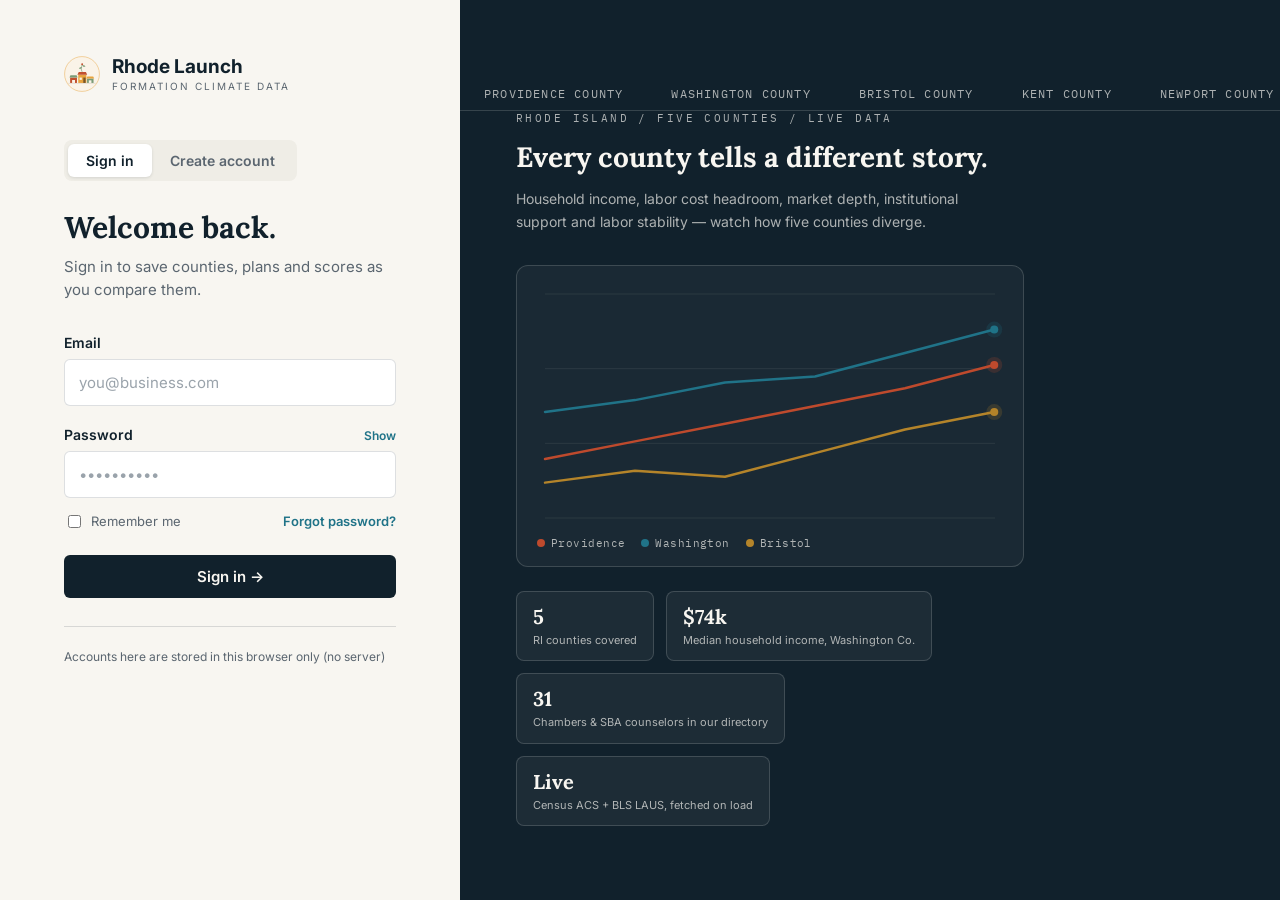
<file: index.html>
<!doctype html>
<html lang="en">
<head>
<meta charset="UTF-8" />
<meta name="viewport" content="width=device-width, initial-scale=1.0" />
<title>Rhode Launch — Rhode Island formation climate estimator</title>
<meta name="description" content="Know the local economy before you sign the lease. County-by-county formation climate estimator for Rhode Island, built on live Census and BLS data." />
<link rel="preconnect" href="https://fonts.googleapis.com">
<link href="https://fonts.googleapis.com/css2?family=Lora:wght@600;700;800&family=Inter:wght@400;500;600;700&family=IBM+Plex+Mono:wght@400;500&display=swap" rel="stylesheet">
<link rel="stylesheet" href="style.css" />
</head>
<body>
<script>
  // Gate this page behind sign-in. Runs before the rest of the page renders.
  if (!localStorage.getItem("sbri_session")) {
    window.location.href = "login.html";
  }
</script>

<header class="site-header">
  <div class="header-inner">
   <button class="logo-btn" id="logo-link" aria-label="Go to estimator" style="display:inline-flex; align-items:center; gap:12px; background:none; border:none; cursor:pointer;">
  <span class="logo-icon" style="display:inline-flex; background:none;">
    <svg width="200" height="200" viewBox="0 0 310 310" xmlns="http://www.w3.org/2000/svg" role="img">
      <title>Rhode Launch icon</title>

      <circle cx="155" cy="155" r="150" fill="#faf3e8" stroke="#e8a33d" stroke-width="4"/>

        <g transform="translate(-62,-69) scale(1.4)">
        <rect x="70" y="215" width="170" height="4" fill="#3d2b1f" opacity="0.15"/>
        <rect x="82" y="182" width="42" height="33" fill="#c1502e"/>
        <path d="M78,182 L128,182 L122,168 L84,168 Z" fill="#7a9b76"/>
        <rect x="94" y="197" width="18" height="18" fill="#faf3e8"/>
        <rect x="132" y="165" width="50" height="50" fill="#e8a33d"/>
        <path d="M127,165 L187,165 L179,148 L135,148 Z" fill="#c1502e"/>
        <rect x="140" y="182" width="14" height="14" fill="#faf3e8"/>
        <rect x="163" y="182" width="14" height="33" fill="#3d2b1f" opacity="0.65"/>
        <rect x="186" y="188" width="40" height="27" fill="#7a9b76"/>
        <path d="M182,188 L230,188 L224,175 L188,175 Z" fill="#e8a33d"/>
        <rect x="197" y="199" width="16" height="16" fill="#faf3e8"/>
        <path d="M155,145 C148,132 148,118 156,104" fill="none" stroke="#7a9b76" stroke-width="4" stroke-linecap="round"/>
        <path d="M156,120 C148,116 140,118 136,126 C144,130 152,128 156,120 Z" fill="#7a9b76"/>
        <path d="M156,108 C164,104 172,106 176,114 C168,118 160,116 156,108 Z" fill="#7a9b76"/>
        <circle cx="156" cy="100" r="6" fill="#c1502e"/>
      </g>
    </svg>
  </span>
  <span>
    <div class="logo-text-main">Rhode Launch</div>
    <div class="logo-text-sub">FORMATION CLIMATE DATA</div>
  </span>
</button>
    <nav class="nav-desktop">
      <button class="nav-pill" data-page="home">Estimator</button>
      <button class="nav-pill" data-page="counties">County snapshot</button>
      <button class="nav-pill" data-page="resources">Resources</button>
      <button class="nav-pill" data-page="saved">Saved scores</button>
      <button class="btn btn-outline btn-sm" id="auth-link" style="margin-left:8px;">Sign out</button>
    </nav>
    <button class="mobile-toggle" id="mobile-menu-toggle" aria-label="Toggle menu">☰</button>
  </div>
  <div id="mobile-menu" class="hidden">
    <button class="nav-pill" data-page="home">Estimator</button>
    <button class="nav-pill" data-page="counties">County snapshot</button>
    <button class="nav-pill" data-page="resources">Resources</button>
    <button class="nav-pill" data-page="saved">Saved scores</button>
    <button class="btn btn-outline btn-sm" id="auth-link-mobile" style="margin-top:4px;">Sign out</button>
  </div>
  <div id="data-status" class="data-status"></div>
</header>

<main>

  <!-- ============================ HOME / ESTIMATOR ============================ -->
  <section id="page-home">
    <div class="hero">
      <div class="hero-bg" style="background-image:url('https://images.unsplash.com/photo-1509440159596-0249088772ff?w=1600&q=60')"></div>
      <div class="hero-overlay"></div>
      <div class="ticker-wrap" style="position:relative;">
        <div class="ticker" id="ticker"></div>
      </div>
      <div class="hero-inner">
        <div class="eyebrow">RHODE ISLAND / OPEN DATA / FIVE COUNTIES</div>
        <h1 class="headline">Know the local economy <span class="underline-rust">before</span> you sign the lease.</h1>
        <p class="hero-lede">Rhode Launch turns Census income data, BLS labor data and the real map of chambers, SBA counselors and lenders into one transparent formation climate score — county by county.</p>
        <div class="hero-ctas">
          <a href="#plan-card" class="btn btn-cream" id="run-estimator-link">Run the estimator →</a>
          <button class="btn btn-outline-dark" id="compare-counties-btn">Compare counties</button>
        </div>
      </div>
    </div>

    <div class="page-section">
      <div class="card card-shadow" id="plan-card">
        <h2>Your plan</h2>
        <div class="grid-2">
          <div>
            <label class="field-label" for="county-select">County</label>
            <select id="county-select"></select>
          </div>
          <div>
            <label class="field-label" for="business-select">Business type</label>
            <select id="business-select"></select>
          </div>
        </div>
        <div class="grid-2" style="margin-top:24px;">
          <div>
            <div class="slider-row">
              <label class="field-label" for="rent-slider" style="margin:0;">Monthly rent budget</label>
              <span class="mono" id="rent-value">$3,000</span>
            </div>
            <input type="range" id="rent-slider" min="500" max="8000" step="100" value="3000" />
          </div>
          <div>
            <div class="slider-row">
              <label class="field-label" for="employees-slider" style="margin:0;">Employees at opening</label>
              <span class="mono" id="employees-value">2</span>
            </div>
            <input type="range" id="employees-slider" min="0" max="10" step="1" value="2" />
          </div>
        </div>

        <div class="rows">
          <div class="row"><span class="muted">Estimated annual payroll</span><span class="value" id="row-payroll">—</span></div>
          <div class="row"><span class="muted">Annual rent</span><span class="value" id="row-rent">—</span></div>
          <div class="row bold"><span class="muted">First-year fixed cost floor</span><span class="value" id="row-costfloor">—</span></div>
        </div>
        <p class="note" id="payroll-note"></p>
      </div>

      <div class="score-band">
        <div class="eyebrow" id="score-eyebrow" style="margin-bottom:12px;"></div>
        <div class="score-top">
          <div class="score-number" id="score-number">—</div>
          <span class="badge" id="score-badge"></span>
        </div>
        <p id="score-note"></p>
        <p id="county-note"></p>
        <button class="btn btn-outline-dark btn-sm" id="save-score-btn" style="margin-top:20px;">☆ Save this score</button>
        <p class="save-score-note" id="save-score-note"></p>
      </div>

      <div class="card">
        <h3>How the score was computed</h3>
        <div class="breakdown-grid">
          <div>
            <div class="score-bar">
              <div class="score-bar-top"><strong>Household demand</strong><span class="mono muted" id="val-household">—</span></div>
              <div class="score-bar-track"><div class="score-bar-fill" id="bar-household" style="width:0%"></div></div>
              <div class="small muted">ACS median household income + 5-year income growth</div>
            </div>
            <div class="score-bar">
              <div class="score-bar-top"><strong>Labor cost headroom</strong><span class="mono muted" id="val-labor">—</span></div>
              <div class="score-bar-track"><div class="score-bar-fill" id="bar-labor" style="width:0%"></div></div>
              <div class="small muted">ACS-derived average weekly wage, adjusted for your staffing and rent plan</div>
            </div>
            <div class="score-bar">
              <div class="score-bar-top"><strong>Market depth</strong><span class="mono muted" id="val-market">—</span></div>
              <div class="score-bar-track"><div class="score-bar-fill" id="bar-market" style="width:0%"></div></div>
              <div class="small muted">County business establishment density</div>
            </div>
            <div class="score-bar">
              <div class="score-bar-top"><strong>Institutional support</strong><span class="mono muted" id="val-institutional">—</span></div>
              <div class="score-bar-track"><div class="score-bar-fill" id="bar-institutional" style="width:0%"></div></div>
              <div class="small muted">Chambers, SBA counselors and lenders serving the county</div>
            </div>
            <div class="score-bar">
              <div class="score-bar-top"><strong>Labor stability</strong><span class="mono muted" id="val-stability">—</span></div>
              <div class="score-bar-track"><div class="score-bar-fill" id="bar-stability" style="width:0%"></div></div>
              <div class="small muted">BLS LAUS county unemployment rate</div>
            </div>
          </div>
          <div class="radar-wrap"><canvas id="radar-chart"></canvas></div>
        </div>
        <div class="cta-row">
          <button class="btn btn-dark" id="resources-cta">— local resources</button>
          <button class="btn btn-outline" id="compare-counties-btn-2">Compare with other counties</button>
        </div>
      </div>

      <div class="source-grid">
        <div class="card">
          <div class="source-card-icon">📈</div>
          <h3 style="font-size:16px;margin-bottom:8px;">Income & growth</h3>
          <p class="muted" style="font-size:13px;line-height:1.5;">American Community Survey 5-year estimates for median household income and its five-year change, per county.</p>
        </div>
        <div class="card">
          <div class="source-card-icon">🏢</div>
          <h3 style="font-size:16px;margin-bottom:8px;">Wages & establishments</h3>
          <p class="muted" style="font-size:13px;line-height:1.5;">Estimated weekly wage from ACS earnings data, and establishment counts from Census County Business Patterns.</p>
        </div>
        <div class="card">
          <div class="source-card-icon">🏛️</div>
          <h3 style="font-size:16px;margin-bottom:8px;">Institutional support</h3>
          <p class="muted" style="font-size:13px;line-height:1.5;">Counted from the actual chambers, SBA counselors and lenders that serve each county in our directory.</p>
        </div>
      </div>

      <div class="info-bar">
        <span>ℹ️</span>
        <span>Live figures come from the Census ACS 5-year API, Census County Business Patterns, and the BLS LAUS API, fetched when this page loads. Any metric that fails to load falls back to a cached snapshot, flagged above.</span>
      </div>
    </div>
  </section>

  <!-- ============================ COUNTY SNAPSHOT ============================ -->
  <section id="page-counties" class="hidden">
    <div class="hero" style="min-height:0;">
      <div class="hero-overlay" style="background:var(--navy);"></div>
      <div class="hero-inner small">
        <div class="eyebrow">02 / COUNTY SNAPSHOT</div>
        <h1 class="headline mid">The differences between Washington, Bristol and Providence are bigger than you think.</h1>
        <p class="hero-lede">Same state, forty-five minutes apart — switch the metric below to see who actually leads, using live Census and BLS figures.</p>
      </div>
    </div>
    <div class="page-section">
      <div id="metric-pills"></div>
      <div class="card card-shadow">
        <div class="metric-header">
          <h2 id="metric-title" style="margin:0;"></h2>
          <span class="muted small" id="metric-leader"></span>
        </div>
        <div class="bar-chart-wrap"><canvas id="bar-chart"></canvas></div>
      </div>
    </div>
  </section>

  <!-- ============================ RESOURCES ============================ -->
  <section id="page-resources" class="hidden">
    <div class="hero">
      <div class="hero-bg" style="background-image:url('https://images.unsplash.com/photo-1543525238-63aa1dabce33?w=1600&q=60')"></div>
      <div class="hero-overlay"></div>
      <div class="hero-inner small">
        <div class="eyebrow">03 / RESOURCES DIRECTORY</div>
        <h1 class="headline mid">A weak score is not a no. It is a list of people to call.</h1>
        <p class="hero-lede">Every organization below serves Rhode Island founders directly — free counseling, chamber networks, CDFI microloans and SBA-preferred lenders.</p>
      </div>
    </div>
    <div class="page-section">
      <div class="card card-shadow grid-2">
        <div>
          <label class="field-label" for="filter-county">County</label>
          <select id="filter-county"></select>
        </div>
        <div>
          <label class="field-label" for="filter-type">Type of help</label>
          <select id="filter-type"></select>
        </div>
      </div>
      <div class="resources-count" id="resources-count"></div>
      <div class="resources-grid" id="resources-grid"></div>
      <div class="card hidden" id="resources-empty">
        <p class="muted">No organizations match those filters yet. Try a different county or type of help.</p>
      </div>
    </div>
  </section>

  <!-- ============================ SAVED SCORES ============================ -->
  <section id="page-saved" class="hidden">
    <div class="hero" style="min-height:0;">
      <div class="hero-overlay" style="background:var(--navy);"></div>
      <div class="hero-inner small">
        <div class="eyebrow">04 / YOUR SAVED SCORES</div>
        <h1 class="headline mid">Every plan you've run, in one place.</h1>
        <p class="hero-lede">Saved to this browser under your account. Save a score from the estimator to add it here.</p>
      </div>
    </div>
    <div class="page-section">
      <div class="card card-shadow" id="saved-latest-card">
        <h2 style="margin-bottom:8px;">Most recent</h2>
        <div id="saved-latest"></div>
      </div>
      <div class="card" id="saved-history-card">
        <div style="display:flex;align-items:center;justify-content:space-between;margin-bottom:24px;">
          <h3 style="margin:0;">Saved history</h3>
          <button class="btn btn-outline btn-sm" id="clear-saved-btn">Clear all</button>
        </div>
        <div id="saved-history"></div>
      </div>
    </div>
  </section>

</main>

<footer class="site-footer">
  <div class="footer-inner">
    <div class="footer-brand">
      <h3>Rhode Launch</h3>
      <p>Independent, open-data view of what it costs and takes to open a small business in Rhode Island.</p>
    </div>
    <div class="footer-cols">
      <div class="footer-col">
        <div class="footer-col-title">TOOLS</div>
        <ul>
          <li><button class="nav-pill" data-page="home" style="padding:0;">Feasibility estimator</button></li>
          <li><button class="nav-pill" data-page="counties" style="padding:0;">County snapshot</button></li>
          <li><button class="nav-pill" data-page="resources" style="padding:0;">Resources directory</button></li>
        </ul>
        <div class="footer-col-title">DATA SOURCES</div>
        <ul class="plain">
          <li>U.S. Census ACS 5-year estimates</li>
          <li>Census County Business Patterns</li>
          <li>BLS Local Area Unemployment Statistics</li>
          <li>SBA / RISBDC counseling networks</li>
        </ul>
      </div>
      <div class="footer-col">
        <div class="footer-col-title">CONTACT</div>
        <ul class="plain">
          <li>Providence, Rhode Island</li>
          <li>aanviag15@gmail.com</li>
          <li>(401) 526-2066</li>
        </ul>
      </div>
    </div>
  </div>
  
</footer>

<script src="auth.js"></script>
<script src="script.js"></script>
</body>
</html>
</file>
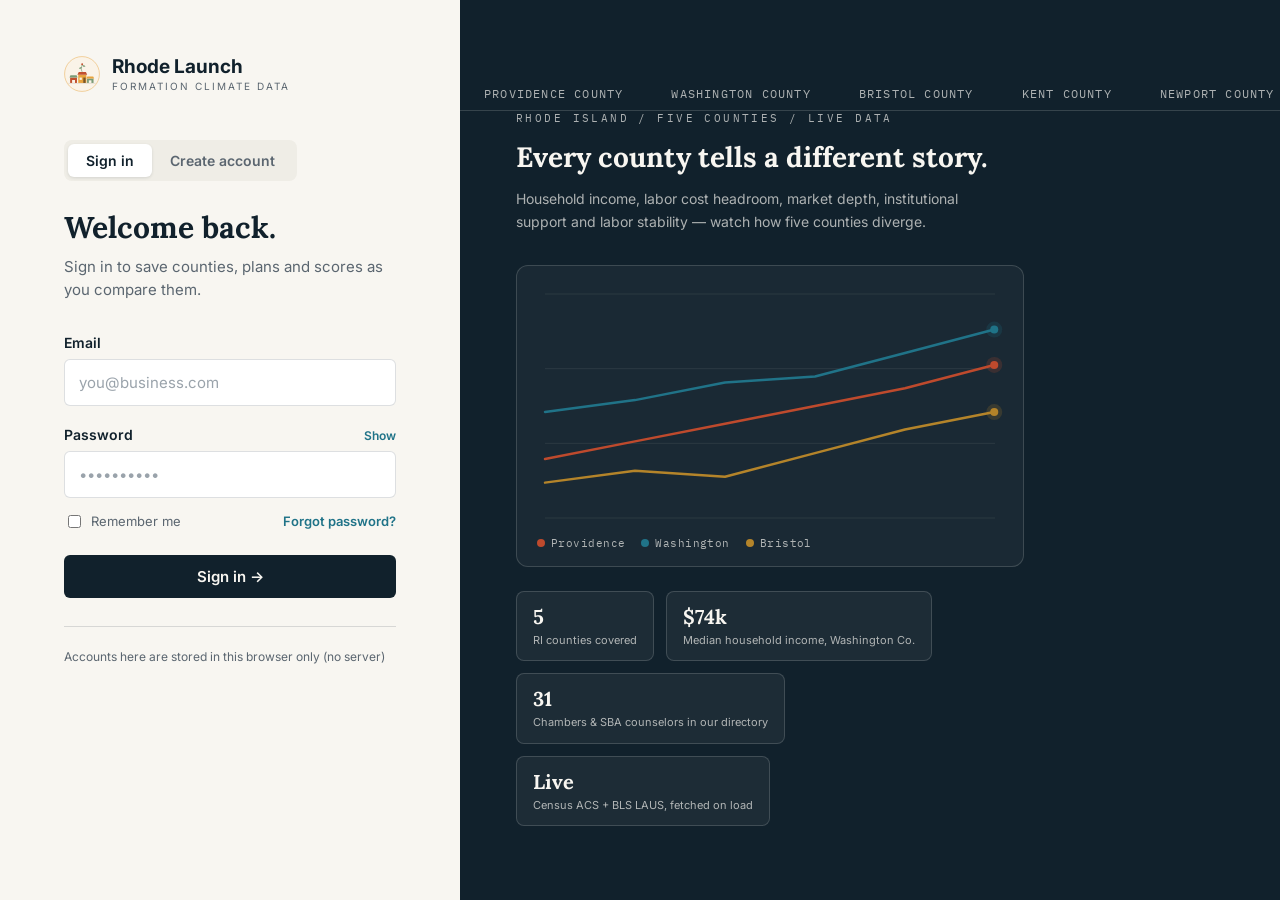
<file: login.html>
<!doctype html>
<html lang="en">
<head>
<meta charset="UTF-8" />
<meta name="viewport" content="width=device-width, initial-scale=1.0" />
<title>Sign in — Rhode Launch</title>
<meta name="description" content="Sign in to Rhode Launch, the county-by-county formation climate estimator for Rhode Island." />
<link rel="preconnect" href="https://fonts.googleapis.com">
<link href="https://fonts.googleapis.com/css2?family=Lora:wght@600;700;800&family=Inter:wght@400;500;600;700&family=IBM+Plex+Mono:wght@400;500&display=swap" rel="stylesheet">
<link rel="stylesheet" href="style.css" />
<link rel="stylesheet" href="login.css" />
</head>
<body class="login-body">

<div class="login-shell">

  <!-- ============================ FORM SIDE ============================ -->
  <div class="login-panel">
    <a href="index.html" class="logo-btn" style="margin-bottom:48px; display:inline-flex; align-items:center; gap:12px; text-decoration:none; background:none;">
  <span class="logo-icon" style="display:inline-flex; background:none;">
    <svg width="200" height="200" viewBox="0 0 310 310" xmlns="http://www.w3.org/2000/svg" role="img">
      <title>Rhode Launch icon</title>

      <circle cx="155" cy="155" r="150" fill="#faf3e8" stroke="#e8a33d" stroke-width="4"/>

     <g transform="translate(-62,-69) scale(1.4)">
        <rect x="70" y="215" width="170" height="4" fill="#3d2b1f" opacity="0.15"/>
        <rect x="82" y="182" width="42" height="33" fill="#c1502e"/>
        <path d="M78,182 L128,182 L122,168 L84,168 Z" fill="#7a9b76"/>
        <rect x="94" y="197" width="18" height="18" fill="#faf3e8"/>
        <rect x="132" y="165" width="50" height="50" fill="#e8a33d"/>
        <path d="M127,165 L187,165 L179,148 L135,148 Z" fill="#c1502e"/>
        <rect x="140" y="182" width="14" height="14" fill="#faf3e8"/>
        <rect x="163" y="182" width="14" height="33" fill="#3d2b1f" opacity="0.65"/>
        <rect x="186" y="188" width="40" height="27" fill="#7a9b76"/>
        <path d="M182,188 L230,188 L224,175 L188,175 Z" fill="#e8a33d"/>
        <rect x="197" y="199" width="16" height="16" fill="#faf3e8"/>
        <path d="M155,145 C148,132 148,118 156,104" fill="none" stroke="#7a9b76" stroke-width="4" stroke-linecap="round"/>
        <path d="M156,120 C148,116 140,118 136,126 C144,130 152,128 156,120 Z" fill="#7a9b76"/>
        <path d="M156,108 C164,104 172,106 176,114 C168,118 160,116 156,108 Z" fill="#7a9b76"/>
        <circle cx="156" cy="100" r="6" fill="#c1502e"/>
      </g>
    </svg>
  </span>
  <span>
    <div class="logo-text-main">Rhode Launch</div>
    <div class="logo-text-sub">FORMATION CLIMATE DATA</div>
  </span>
</a>

    <div class="login-form-wrap">
      <div class="login-tabs">
        <button class="login-tab active" data-mode="signin" type="button">Sign in</button>
        <button class="login-tab" data-mode="signup" type="button">Create account</button>
      </div>

      <h1 class="login-title" id="login-title">Welcome back.</h1>
      <p class="login-sub" id="login-sub">Sign in to save counties, plans and scores as you compare them.</p>

      <form id="login-form" novalidate>
        <div class="field-group" id="field-name" style="display:none;">
          <label class="field-label" for="name-input">Name</label>
          <input class="text-input" type="text" id="name-input" autocomplete="name" placeholder="Jordan Alvarez" />
        </div>

        <div class="field-group">
          <label class="field-label" for="email-input">Email</label>
          <input class="text-input" type="email" id="email-input" autocomplete="email" placeholder="you@business.com" required />
        </div>

        <div class="field-group">
          <div class="slider-row" style="margin-bottom:8px;">
            <label class="field-label" for="password-input" style="margin:0;">Password</label>
            <button type="button" class="pw-toggle" id="pw-toggle">Show</button>
          </div>
          <input class="text-input" type="password" id="password-input" autocomplete="current-password" placeholder="••••••••••" required />
        </div>

        <div class="login-row-between" id="signin-extras">
          <label class="remember-label"><input type="checkbox" id="remember-check" /> Remember me</label>
          <button type="button" class="link-btn" id="forgot-btn">Forgot password?</button>
        </div>

        <p class="form-note" id="form-note"></p>

        <button type="submit" class="btn btn-dark btn-full" id="submit-btn">Sign in →</button>
      </form>

      <p class="login-fineprint">Accounts here are stored in this browser only (no server)</p>
    </div>
  </div>

  <!-- ============================ VISUAL SIDE ============================ -->
  <div class="login-visual">
    <div class="visual-ticker-wrap">
      <div class="ticker" id="visual-ticker"></div>
    </div>

    <div class="visual-inner">
      <div class="eyebrow">RHODE ISLAND / FIVE COUNTIES / LIVE DATA</div>
      <h2 class="visual-headline">Every county tells a different story.</h2>
      <p class="visual-lede">Household income, labor cost headroom, market depth, institutional support and labor stability — watch how five counties diverge.</p>

      <div class="chart-frame">
        <canvas id="pulse-chart"></canvas>
        <div class="chart-legend" id="pulse-legend"></div>
      </div>

      <div class="stat-chip-row" id="stat-chips"></div>
    </div>
  </div>

</div>

<script src="auth.js"></script>
<script src="login.js"></script>
</body>
</html>
</file>
<file: login.css>
/* ------------------------------------------------------------------------
   login.css — split-screen sign-in, built on the tokens defined in style.css
   ------------------------------------------------------------------------ */

.login-body { margin: 0; min-height: 100vh; }
.login-shell {
  min-height: 100vh;
  display: grid;
  grid-template-columns: 1fr;
  grid-template-rows: auto 1fr;
}

/* ---------- form side ---------- */
.login-panel {
  background: var(--cream);
  padding: 40px 24px 56px;
  display: flex;
  flex-direction: column;
}
.login-form-wrap { max-width: 400px; margin: 0 auto; width: 100%; flex: 1; }

.login-tabs {
  display: inline-flex;
  padding: 4px;
  background: #EFEDE6;
  border-radius: 8px;
  margin-bottom: 28px;
}
.login-tab {
  border: none;
  background: none;
  padding: 8px 18px;
  border-radius: 6px;
  font-size: 14px;
  font-weight: 600;
  color: var(--muted);
}
.login-tab.active { background: #fff; color: var(--navy); box-shadow: 0 1px 3px rgba(17,33,44,0.12); }

.login-title { font-size: 30px; font-weight: 700; line-height: 1.2; }
.login-sub { margin-top: 10px; color: var(--muted); font-size: 15px; line-height: 1.55; max-width: 360px; }

#login-form { margin-top: 32px; }
.field-group { margin-bottom: 20px; }
.text-input {
  width: 100%;
  padding: 13px 14px;
  border-radius: 6px;
  border: 1px solid var(--line);
  background: #fff;
  font-family: 'Inter', sans-serif;
  font-size: 15px;
  color: var(--navy);
}
.text-input::placeholder { color: #9AA3AB; }
.text-input:focus-visible { outline: 2px solid var(--teal); outline-offset: 1px; }
.text-input.field-error { border-color: var(--rust); }

.pw-toggle { background: none; border: none; font-size: 12px; font-weight: 600; color: var(--teal); padding: 0; }

.login-row-between { display: flex; align-items: center; justify-content: space-between; margin: -6px 0 20px; font-size: 13px; }
.remember-label { display: flex; align-items: center; gap: 7px; color: var(--muted); }
.remember-label input { accent-color: var(--teal); }
.link-btn { background: none; border: none; color: var(--teal); font-size: 13px; font-weight: 600; padding: 0; }

.form-note { font-size: 13px; line-height: 1.5; min-height: 0; margin-bottom: 0; }
.form-note.error { color: var(--rust); margin-bottom: 16px; }
.form-note.success { color: var(--green); margin-bottom: 16px; }

.btn-full { width: 100%; justify-content: center; margin-top: 4px; }
#guest-btn { margin-top: 10px; }

.login-fineprint { margin-top: 28px; font-size: 12px; line-height: 1.6; color: var(--muted); border-top: 1px solid var(--line); padding-top: 20px; }

/* ---------- visual side ---------- */
.login-visual {
  background: var(--navy);
  position: relative;
  overflow: hidden;
  padding: 0 0 40px;
}
.visual-ticker-wrap { border-bottom: 1px solid var(--line-dark); overflow: hidden; padding: 8px 0; }
.visual-inner { position: relative; padding: 40px 24px 0; max-width: 560px; }
.visual-headline { font-family: 'Lora', serif; font-weight: 700; font-size: 28px; line-height: 1.2; color: var(--cream); margin-top: 14px; }
.visual-lede { margin-top: 14px; font-size: 14px; line-height: 1.6; color: var(--muted-dark); max-width: 460px; }

.chart-frame {
  margin-top: 32px;
  background: rgba(248,246,241,0.04);
  border: 1px solid var(--line-dark);
  border-radius: 12px;
  padding: 20px 20px 16px;
  position: relative;
}
#pulse-chart { width: 100%; height: 200px; display: block; }
.chart-legend { display: flex; flex-wrap: wrap; gap: 16px; margin-top: 10px; font-family: 'IBM Plex Mono', monospace; font-size: 11px; letter-spacing: 0.04em; color: var(--muted-dark); }
.legend-item { display: flex; align-items: center; gap: 6px; }
.legend-dot { width: 8px; height: 8px; border-radius: 50%; display: inline-block; }

.stat-chip-row { display: flex; flex-wrap: wrap; gap: 12px; margin-top: 24px; }
.stat-chip {
  background: rgba(248,246,241,0.05);
  border: 1px solid var(--line-dark);
  border-radius: 8px;
  padding: 12px 16px;
  min-width: 128px;
  opacity: 0;
  transform: translateY(8px);
  animation: chip-in 0.5s ease forwards;
}
.stat-chip .chip-value { font-family: 'Lora', serif; font-weight: 700; font-size: 20px; color: var(--cream); }
.stat-chip .chip-label { font-size: 11px; color: var(--muted-dark); margin-top: 4px; line-height: 1.4; }
@keyframes chip-in { to { opacity: 1; transform: translateY(0); } }

@media (prefers-reduced-motion: reduce) {
  .stat-chip { animation: none; opacity: 1; transform: none; }
}

/* ---------- layout: side by side once there's room ---------- */
@media (min-width: 980px) {
  .login-shell { grid-template-columns: 460px 1fr; grid-template-rows: 1fr; }
  .login-panel { padding: 56px 64px; justify-content: center; }
  .login-visual { padding-bottom: 0; display: flex; flex-direction: column; justify-content: center; }
  .visual-inner { padding: 0 56px; max-width: 620px; }
  #pulse-chart { height: 240px; }
}

@media (max-width: 600px) {
  .login-panel { padding: 28px 16px 40px; }
  .login-title { font-size: 26px; }
  .visual-inner { padding: 32px 16px 0; }
  .visual-headline { font-size: 24px; }
  #pulse-chart { height: 160px; }
}
</file>
<file: style.css>
/* ------------------------------------------------------------------------
   style.css — design tokens + layout, hand-written (no Tailwind/build step)
   ------------------------------------------------------------------------ */

:root {
  --cream: #F8F6F1;
  --navy: #11212C;
  --rust: #BE4A2D;
  --teal: #207388;
  --green: #2F6A50;
  --gold: #B4842A;
  --line: rgba(17, 33, 44, 0.14);
  --line-dark: rgba(248, 246, 241, 0.16);
  --muted: #5B6670;
  --muted-dark: rgba(248, 246, 241, 0.68);
}

* { box-sizing: border-box; }
html { scroll-behavior: smooth; }
body {
  margin: 0;
  background: var(--cream);
  color: var(--navy);
  font-family: 'Inter', -apple-system, sans-serif;
  -webkit-font-smoothing: antialiased;
}
h1, h2, h3 { font-family: 'Lora', Georgia, serif; margin: 0; }
p { margin: 0; }
.hidden { display: none !important; }
.muted { color: var(--muted); }
.small { font-size: 12px; }
a { color: inherit; }
button { font-family: inherit; cursor: pointer; }
.wrap { max-width: 1100px; margin: 0 auto; padding: 0 24px; }
.mono { font-family: 'IBM Plex Mono', monospace; }

/* ---------- header ---------- */
header.site-header {
  background: var(--cream);
  border-bottom: 1px solid var(--line);
  position: relative;
  z-index: 20;
}
.header-inner { display: flex; align-items: center; justify-content: space-between; padding: 16px 24px; }
.logo-btn { background: none; border: none; padding: 0; display: flex; align-items: center; gap: 12px; }
.logo-icon {
  width: 36px; height: 36px; border-radius: 8px; background: var(--navy);
  display: flex; align-items: center; justify-content: center; color: var(--cream); font-size: 18px; flex-shrink: 0;
}
.logo-text-main { font-weight: 700; font-size: 19px; line-height: 1; }
.logo-text-sub { font-size: 10px; letter-spacing: 0.2em; color: var(--muted); margin-top: 4px; }

nav.nav-desktop { display: none; gap: 4px; }
.nav-pill { background: none; border: none; padding: 10px 16px; border-radius: 6px; font-size: 14px; font-weight: 500; color: var(--navy); }
.nav-pill.active { background: var(--navy); color: var(--cream); }

.mobile-toggle { display: flex; width: 40px; height: 40px; border: 1px solid var(--line); border-radius: 6px; align-items: center; justify-content: center; background: none; font-size: 18px; }
#mobile-menu { display: flex; flex-direction: column; gap: 4px; padding: 0 24px 16px; }

@media (min-width: 800px) {
  nav.nav-desktop { display: flex; }
  .mobile-toggle { display: none; }
  #mobile-menu { display: none !important; }
}

.data-status {
  text-align: center; font-size: 12px; padding: 6px 12px;
  font-family: 'IBM Plex Mono', monospace; letter-spacing: 0.02em;
}
.status-loading { background: #EFEDE6; color: var(--muted); }
.status-live { background: #E3F0EA; color: var(--green); }
.status-partial { background: #F5EBD9; color: var(--gold); }
.status-fallback { background: #F5E4DC; color: var(--rust); }

/* ---------- hero ---------- */
.hero { position: relative; background: var(--navy); overflow: hidden; }
.hero-bg {
  position: absolute; inset: 0; opacity: 0.35; background-size: cover; background-position: center;
}
.hero-overlay { position: absolute; inset: 0; background: linear-gradient(180deg, rgba(17,33,44,0.8) 0%, rgba(17,33,44,0.95) 75%); }
.hero-inner { position: relative; padding: 64px 24px 80px; max-width: 1100px; margin: 0 auto; }
.hero-inner.small { padding: 64px 24px 64px; }
.eyebrow { font-family: 'IBM Plex Mono', monospace; font-size: 11px; letter-spacing: 0.22em; color: var(--muted-dark); margin-bottom: 16px; }
h1.headline { font-weight: 700; font-size: 42px; line-height: 1.1; color: var(--cream); max-width: 720px; }
h1.headline.mid { font-size: 38px; }
.underline-rust { border-bottom: 3px solid var(--rust); }
.hero-lede { margin-top: 24px; font-size: 17px; line-height: 1.6; color: var(--muted-dark); max-width: 640px; }
.hero-ctas { margin-top: 32px; display: flex; flex-wrap: wrap; gap: 12px; }

.btn { display: inline-flex; align-items: center; gap: 8px; padding: 12px 24px; border-radius: 6px; font-weight: 600; font-size: 15px; border: none; text-decoration: none; }
.btn-cream { background: var(--cream); color: var(--navy); }
.btn-outline-dark { background: transparent; color: var(--cream); border: 1px solid var(--muted-dark); }
.btn-dark { background: var(--navy); color: var(--cream); }
.btn-outline { background: transparent; color: var(--navy); border: 1px solid var(--line); }
.btn-sm { padding: 8px 16px; font-size: 13px; }

/* ---------- ticker ---------- */
.ticker-wrap { position: relative; border-bottom: 1px solid var(--line-dark); overflow: hidden; padding: 8px 0; }
.ticker { display: inline-block; white-space: nowrap; font-family: 'IBM Plex Mono', monospace; font-size: 12px; letter-spacing: 0.1em; color: var(--muted-dark); animation: scroll-left 40s linear infinite; }
.ticker span { margin: 0 24px; }
@keyframes scroll-left { from { transform: translateX(0); } to { transform: translateX(-50%); } }
@media (prefers-reduced-motion: reduce) { .ticker { animation: none; } }

/* ---------- cards / sections ---------- */
.page-section { max-width: 1100px; margin: -40px auto 0; padding: 0 24px 80px; position: relative; }
.card { background: #fff; border: 1px solid var(--line); border-radius: 12px; padding: 32px; }
.card + .card { margin-top: 24px; }
.card-shadow { box-shadow: 0 20px 40px -20px rgba(17,33,44,0.25); }
.card h2 { font-size: 24px; font-weight: 700; margin-bottom: 24px; }
.card h3 { font-size: 20px; font-weight: 700; margin-bottom: 24px; }

.grid-2 { display: grid; grid-template-columns: 1fr; gap: 24px; }
@media (min-width: 700px) { .grid-2 { grid-template-columns: 1fr 1fr; } }

label.field-label { display: block; font-size: 14px; font-weight: 600; margin-bottom: 8px; }
select {
  width: 100%; appearance: none; border-radius: 6px; padding: 12px 40px 12px 14px; font-size: 15px;
  background: var(--cream) url("data:image/svg+xml,%3Csvg xmlns='http://www.w3.org/2000/svg' width='16' height='16' viewBox='0 0 24 24' fill='none' stroke='%2311212C' stroke-width='2'%3E%3Cpolyline points='6 9 12 15 18 9'/%3E%3C/svg%3E") no-repeat right 12px center;
  border: 1px solid var(--line); color: var(--navy);
}
select:focus, button:focus-visible, a:focus-visible { outline: 2px solid var(--teal); outline-offset: 2px; }

.slider-row { display: flex; align-items: baseline; justify-content: space-between; margin-bottom: 8px; }
input[type="range"] { width: 100%; height: 4px; border-radius: 2px; background: var(--line); appearance: none; outline: none; }
input[type="range"]::-webkit-slider-thumb {
  appearance: none; width: 18px; height: 18px; border-radius: 50%; background: var(--teal);
  cursor: pointer; border: 3px solid #fff; box-shadow: 0 0 0 1px var(--teal);
}
input[type="range"]::-moz-range-thumb {
  width: 18px; height: 18px; border-radius: 50%; background: var(--teal); cursor: pointer; border: 3px solid #fff;
}

.rows { margin-top: 28px; border-top: 1px solid var(--line); }
.row { display: flex; align-items: center; justify-content: space-between; padding: 12px 0; border-bottom: 1px solid var(--line); }
.row .value { font-family: 'IBM Plex Mono', monospace; font-weight: 600; }
.row.bold .value { font-size: 17px; }
.note { font-size: 13px; color: var(--muted); margin-top: 16px; line-height: 1.5; }

/* score band */
.score-band { background: var(--navy); border-radius: 12px; padding: 40px; margin-top: 24px; }
.score-top { display: flex; align-items: center; gap: 20px; flex-wrap: wrap; }
.score-number { font-family: 'Lora', serif; font-weight: 700; font-size: 72px; line-height: 1; color: var(--cream); }
.badge { padding: 6px 14px; border-radius: 6px; font-size: 13px; font-weight: 600; color: var(--cream); }
.badge-rust { background: var(--rust); }
.badge-gold { background: var(--gold); }
.badge-green { background: var(--green); }
.score-band p { color: var(--muted-dark); margin-top: 16px; max-width: 640px; line-height: 1.6; font-size: 15px; }

/* breakdown */
.breakdown-grid { display: grid; grid-template-columns: 1fr; gap: 40px; align-items: center; }
@media (min-width: 800px) { .breakdown-grid { grid-template-columns: 1fr 1fr; } }
.score-bar + .score-bar { margin-top: 20px; }
.score-bar-top { display: flex; align-items: baseline; justify-content: space-between; }
.score-bar-track { height: 6px; border-radius: 3px; background: var(--line); margin: 8px 0 6px; overflow: hidden; }
.score-bar-fill { height: 100%; background: var(--teal); border-radius: 3px; transition: width 0.3s ease; }
.radar-wrap { height: 260px; }
.radar-wrap canvas, .bar-chart-wrap canvas { width: 100%; height: 100%; display: block; }
.cta-row { display: flex; flex-wrap: wrap; gap: 12px; margin-top: 32px; }

.source-grid { display: grid; grid-template-columns: 1fr; gap: 20px; margin-top: 24px; }
@media (min-width: 700px) { .source-grid { grid-template-columns: repeat(3, 1fr); } }
.source-card-icon { width: 36px; height: 36px; border-radius: 8px; background: var(--cream); display: flex; align-items: center; justify-content: center; margin-bottom: 16px; font-size: 16px; }

.info-bar { display: flex; gap: 10px; align-items: flex-start; margin-top: 24px; padding: 14px 16px; border-radius: 8px; background: #EFEDE6; font-size: 13px; color: var(--muted); }

/* saved scores */
.save-score-note { font-size: 13px; margin-top: 8px; min-height: 18px; color: var(--green); }
.saved-row { display: flex; align-items: center; justify-content: space-between; gap: 16px; padding: 14px 0; border-bottom: 1px solid var(--line); flex-wrap: wrap; }
.saved-row:last-child { border-bottom: none; }
.saved-row-main { font-size: 14px; }
.saved-row-main strong { font-family: 'Lora', serif; }
.saved-row-meta { font-size: 12px; color: var(--muted); margin-top: 4px; }
.saved-row-score { font-family: 'IBM Plex Mono', monospace; font-weight: 600; font-size: 18px; flex-shrink: 0; }
.saved-empty { color: var(--muted); font-size: 14px; }

/* metric pills (county page) */
#metric-pills { display: flex; flex-wrap: wrap; gap: 8px; margin-bottom: 24px; }
.metric-pill { padding: 10px 16px; border-radius: 6px; font-size: 14px; font-weight: 500; background: var(--cream); color: var(--navy); border: 1px solid var(--line); }
.metric-pill.active { background: var(--navy); color: var(--cream); border-color: var(--navy); }
.metric-header { display: flex; align-items: baseline; justify-content: space-between; flex-wrap: wrap; gap: 8px; margin-bottom: 24px; }
.bar-chart-wrap { height: 320px; }

/* resources page */
.resource-card h3 { font-size: 19px; margin-bottom: 8px; line-height: 1.3; }
.tag { display: inline-block; font-size: 11px; font-weight: 600; letter-spacing: 0.06em; padding: 4px 10px; border-radius: 4px; background: #E3F0F2; color: var(--teal); margin-bottom: 12px; }
.resource-card p { font-size: 14px; line-height: 1.5; margin-bottom: 16px; }
.resource-meta { font-size: 13px; color: var(--muted); display: flex; flex-direction: column; gap: 6px; padding-bottom: 16px; margin-bottom: 16px; border-bottom: 1px solid var(--line); }
.resource-footer { display: flex; align-items: center; justify-content: space-between; }
.resources-grid { display: grid; grid-template-columns: 1fr; gap: 20px; }
@media (min-width: 700px) { .resources-grid { grid-template-columns: 1fr 1fr; } }
.resources-count { font-family: 'IBM Plex Mono', monospace; font-size: 12px; letter-spacing: 0.15em; color: var(--muted); margin-bottom: 20px; }

/* footer */
footer.site-footer { background: var(--navy); }
.footer-inner { max-width: 1100px; margin: 0 auto; padding: 56px 24px; display: grid; grid-template-columns: 1fr; gap: 40px; }
@media (min-width: 800px) { .footer-inner { grid-template-columns: 1fr 1fr; } }
.footer-brand h3 { color: var(--cream); font-size: 22px; margin-bottom: 12px; }
.footer-brand p { color: var(--muted-dark); font-size: 14px; line-height: 1.6; max-width: 320px; }
.footer-cols { display: grid; grid-template-columns: 1fr 1fr; gap: 32px; }
.footer-col-title { font-family: 'IBM Plex Mono', monospace; font-size: 11px; letter-spacing: 0.2em; color: var(--muted-dark); margin-bottom: 12px; }
.footer-col ul { list-style: none; margin: 0 0 24px; padding: 0; display: flex; flex-direction: column; gap: 8px; }
.footer-col ul li, .footer-col ul button { font-size: 14px; color: var(--cream); background: none; border: none; padding: 0; text-align: left; }
.footer-col ul.plain li { color: var(--muted-dark); }
.footer-bottom { border-top: 1px solid var(--line-dark); text-align: center; padding: 20px; font-size: 12px; color: var(--muted-dark); }
/* ------------------------------
   MOBILE OPTIMIZATION (under 600px)
   ------------------------------ */
@media (max-width: 600px) {

  /* Typography scaling */
  h1.headline { font-size: 30px; }
  h1.headline.mid { font-size: 28px; }
  .score-number { font-size: 52px; }

  /* Layout tightening */
  .page-section { padding: 0 16px 60px; }
  .card { padding: 24px; }
  .score-band { padding: 28px; }

  /* Header adjustments */
  .header-inner { padding: 12px 16px; }
  .logo-text-main { font-size: 17px; }
  .logo-icon { width: 32px; height: 32px; }

  /* Sliders */
  .slider-row { flex-direction: column; align-items: flex-start; }
  #rent-value, #employees-value { margin-top: 6px; }

  /* Charts */
  .bar-chart-wrap { height: 240px; }
  .radar-wrap { height: 220px; }

  /* Score breakdown bars */
  .score-bar-top { flex-direction: column; align-items: flex-start; }
  .score-bar-fill { transition: none; }

  /* Resource cards */
  .resource-card { padding: 20px; }
  .resource-meta { font-size: 12px; }
  .resource-footer { flex-direction: column; gap: 12px; }

  /* Footer */
  .footer-inner { padding: 40px 16px; }
  .footer-cols { grid-template-columns: 1fr; }
}
</file>
